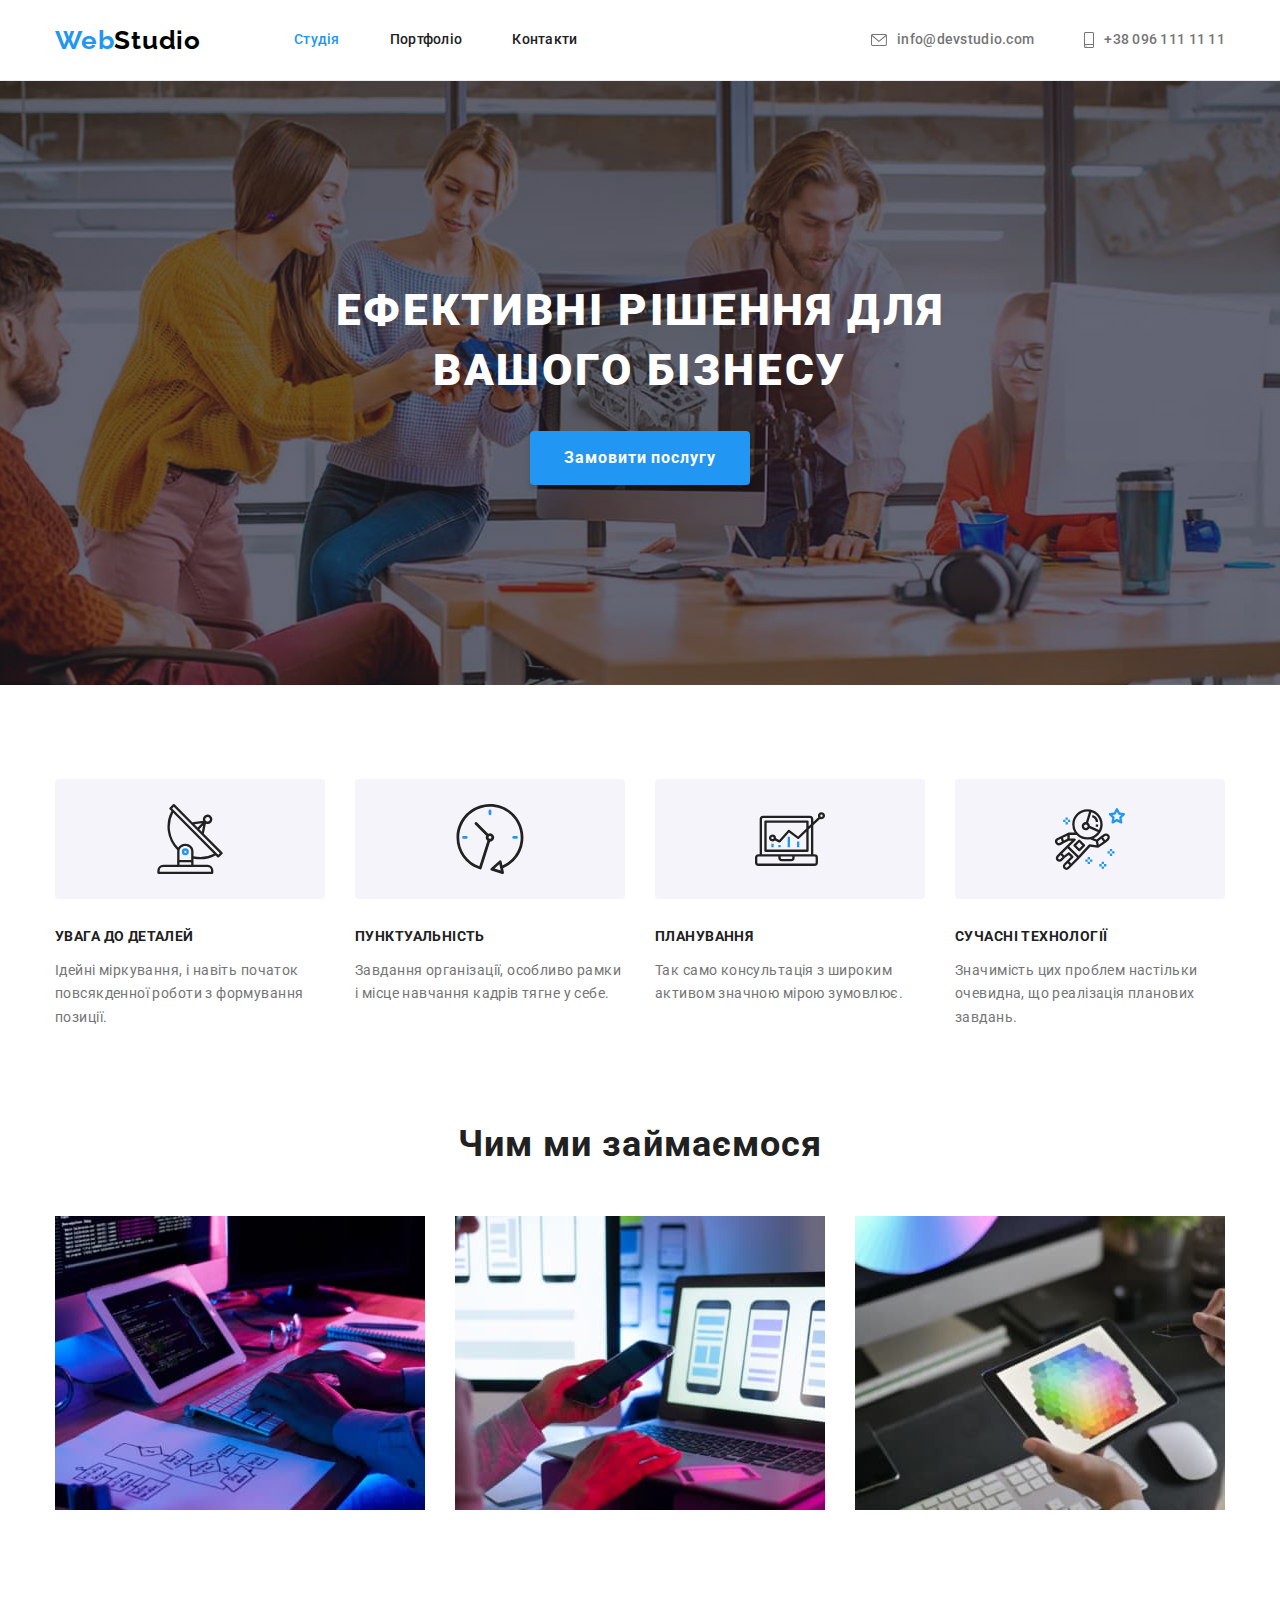
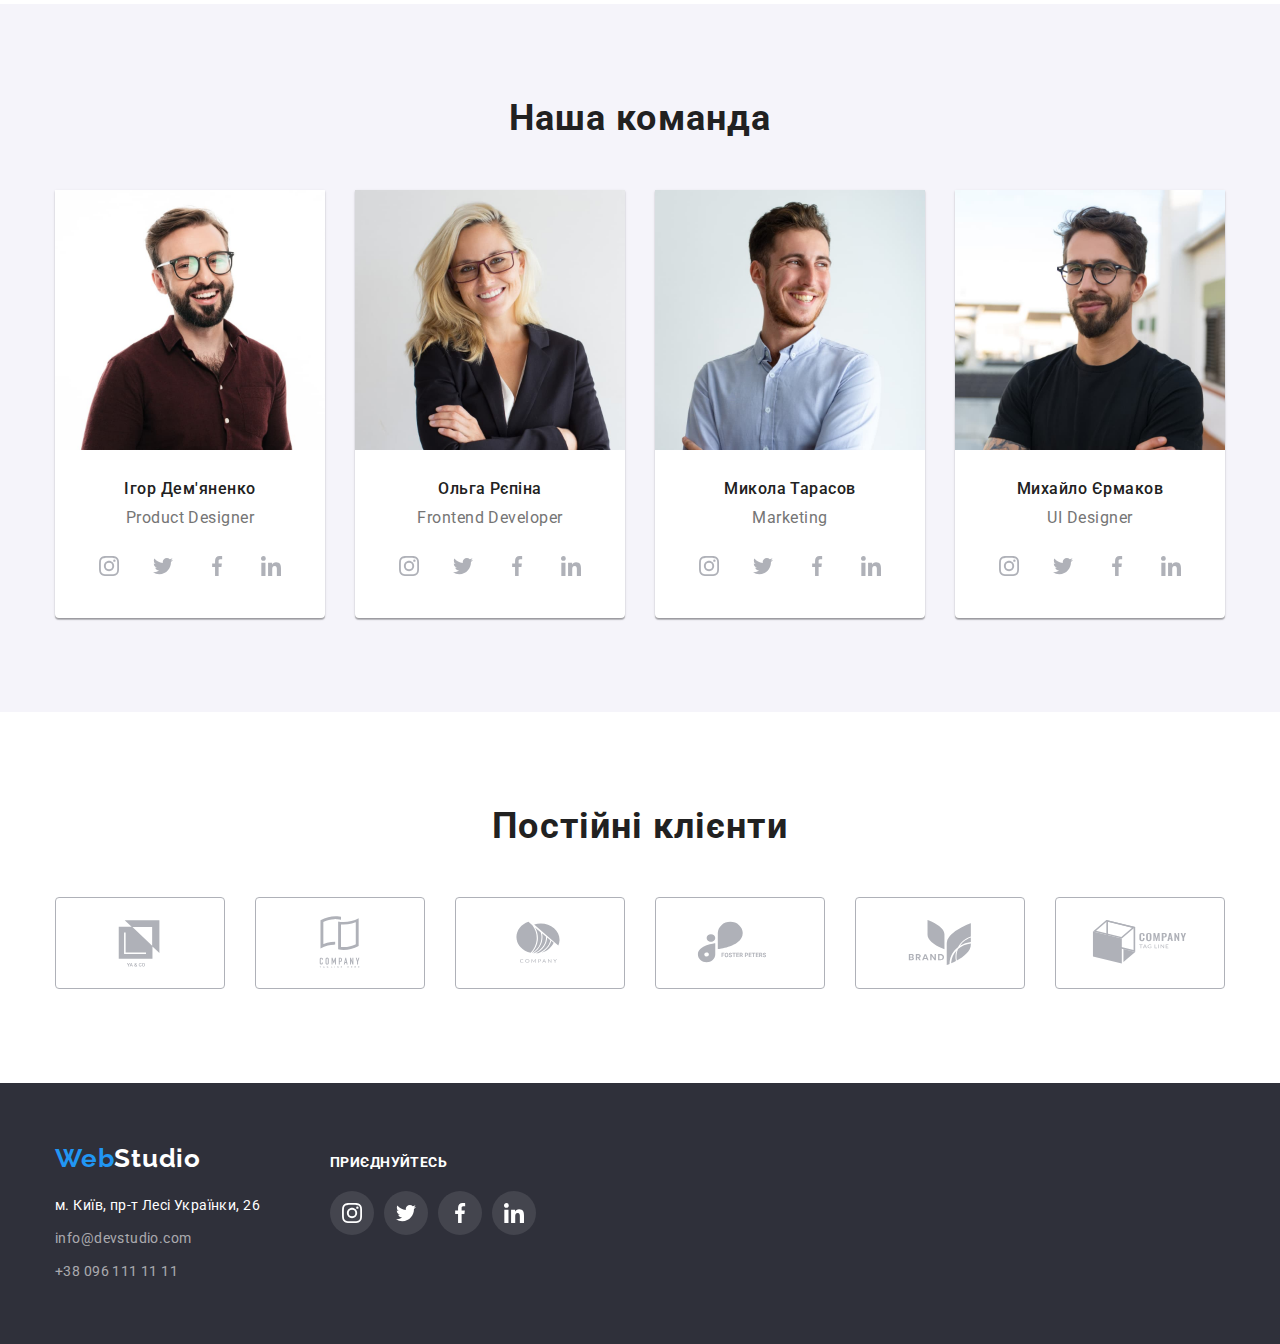
<file: index.html>
<!DOCTYPE html>
<html lang="uk">
    <head>
        <meta charset="UTF-8" />
        <meta http-equiv="X-UA-Compatible" content="IE=edge" />
        <meta name="viewport" content="width=device-width, initial-scale=1.0" />
        <title>Студія</title>
        <link rel="preconnect" href="https://fonts.googleapis.com" />
        <link rel="preconnect" href="https://fonts.gstatic.com" crossorigin />
        <link
            href="https://fonts.googleapis.com/css2?family=Raleway:wght@700&family=Roboto:wght@400;500;700;900&display=swap"
            rel="stylesheet"
        />
        <link
            rel="stylesheet"
            href="https://cdnjs.cloudflare.com/ajax/libs/modern-normalize/1.1.0/modern-normalize.min.css"
        />
        <link rel="stylesheet" href="./css/styles.css" />
    </head>

    <body>
        <!-- Шапка -->
        <header>
            <div class="container container-header">
                <a href="" class="logo"
                    ><span class="logo-first">Web</span>Studio</a
                >
                <nav>
                    <ul class="list container-navigation">
                        <li class="header-list">
                            <a href="./index.html" class="list-nav current"
                                >Студія</a
                            >
                        </li>
                        <li class="header-list">
                            <a href="./portfolio.html" class="list-nav"
                                >Портфоліо</a
                            >
                        </li>
                        <li class="header-list">
                            <a href="" class="list-nav">Контакти</a>
                        </li>
                    </ul>
                </nav>
                <ul class="list container-contacts">
                    <li class="header-list">
                        <a
                            href="mailto:info@devstudio.com"
                            class="header-contacts"
                            ><svg class="header-items" width="16" height="12">
                                <use
                                    href="./img/icons.svg#icon-envelope"
                                ></use></svg
                            >info@devstudio.com
                        </a>
                    </li>
                    <li class="header-list">
                        <a href="tel:+380961111111" class="header-contacts"
                            ><svg class="header-items" width="10" height="16">
                                <use
                                    href="./img/icons.svg#icon-smartphone"
                                ></use></svg
                            >+38 096 111 11 11
                        </a>
                    </li>
                </ul>
            </div>
        </header>

        <main>
            <!-- Герой -->
            <section class="hero">
                <h1 class="title">Ефективні рішення для вашого бізнесу</h1>
                <button type="button" class="button">Замовити послугу</button>
            </section>
            <!-- Особливості -->
            <section class="section">
                <div class="container">
                    <h2 class="visually-hidden">Особливості</h2>
                    <ul class="list container-features">
                        <li class="features">
                            <div class="container-icon-features">
                                <svg
                                    class="features-icons"
                                    width="70"
                                    height="70"
                                >
                                    <use
                                        href="./img/icons.svg#icon-antenna"
                                    ></use>
                                </svg>
                            </div>
                            <h3 class="caption-features">УВАГА ДО ДЕТАЛЕЙ</h3>
                            <p class="text-features">
                                Ідейні міркування, і навіть початок повсякденної
                                роботи з формування позиції.
                            </p>
                        </li>
                        <li class="features">
                            <div class="container-icon-features">
                                <svg
                                    class="features-icons"
                                    width="70"
                                    height="70"
                                >
                                    <use
                                        href="./img/icons.svg#icon-clock"
                                    ></use>
                                </svg>
                            </div>
                            <h3 class="caption-features">ПУНКТУАЛЬНІСТЬ</h3>
                            <p class="text-features">
                                Завдання організації, особливо рамки і місце
                                навчання кадрів тягне у себе.
                            </p>
                        </li>
                        <li class="features">
                            <div class="container-icon-features">
                                <svg
                                    class="features-icons"
                                    width="70"
                                    height="70"
                                >
                                    <use
                                        href="./img/icons.svg#icon-diagram"
                                    ></use>
                                </svg>
                            </div>
                            <h3 class="caption-features">ПЛАНУВАННЯ</h3>
                            <p class="text-features">
                                Так само консультація з широким активом значною
                                мірою зумовлює.
                            </p>
                        </li>
                        <li class="features">
                            <div class="container-icon-features">
                                <svg
                                    class="features-icons"
                                    width="70"
                                    height="70"
                                >
                                    <use
                                        href="./img/icons.svg#icon-astronaut"
                                    ></use>
                                </svg>
                            </div>
                            <h3 class="caption-features">СУЧАСНІ ТЕХНОЛОГІЇ</h3>
                            <p class="text-features">
                                Значимість цих проблем настільки очевидна, що
                                реалізація планових завдань.
                            </p>
                        </li>
                    </ul>
                </div>
            </section>
            <!-- Чим ми займаємося -->
            <section class="section no-padding">
                <div class="container">
                    <h2 class="caption">Чим ми займаємося</h2>
                    <ul class="image-container">
                        <li class="image">
                            <img
                                src="./img/box1.jpg"
                                alt="людина пише код"
                                width="370"
                                height="294"
                            />
                        </li>
                        <li class="image">
                            <img
                                src="./img/box2.jpg"
                                alt="людина створює додаток для телефона"
                                width="370"
                                height="294"
                            />
                        </li>
                        <li class="image">
                            <img
                                src="./img/box3.jpg"
                                alt="селектор кольору"
                                width="370"
                                height="294"
                            />
                        </li>
                    </ul>
                </div>
            </section>
            <!-- Наша команда -->
            <section class="bg-team section">
                <div class="container">
                    <h2 class="caption">Наша команда</h2>
                    <ul class="team-container">
                        <li class="card-team">
                            <img
                                src="./img/portret1.jpg"
                                alt="фото Product Designer"
                                width="270"
                                height="260"
                            />
                            <div class="team-text">
                                <h3 class="name-team">Ігор Дем'яненко</h3>
                                <p class="desk-team">Product Designer</p>
                                <ul class="container-soc-link">
                                    <li class="list-soc-link">
                                        <a class="team-soc-link" href="">
                                            <svg
                                                class="team-soc-icon"
                                                width="20"
                                                height="20"
                                            >
                                                <use
                                                    href="./img/icons.svg#icon-instagram"
                                                ></use>
                                            </svg>
                                        </a>
                                    </li>
                                    <li class="list-soc-link">
                                        <a class="team-soc-link" href=""
                                            ><svg
                                                class="team-soc-icon"
                                                width="20"
                                                height="20"
                                            >
                                                <use
                                                    href="./img/icons.svg#icon-twitter"
                                                ></use></svg
                                        ></a>
                                    </li>
                                    <li class="list-soc-link">
                                        <a class="team-soc-link" href=""
                                            ><svg
                                                class="team-soc-icon"
                                                width="20"
                                                height="20"
                                            >
                                                <use
                                                    href="./img/icons.svg#icon-facebook"
                                                ></use></svg
                                        ></a>
                                    </li>
                                    <li class="list-soc-link">
                                        <a class="team-soc-link" href=""
                                            ><svg
                                                class="team-soc-icon"
                                                width="20"
                                                height="20"
                                            >
                                                <use
                                                    href="./img/icons.svg#icon-linkedin"
                                                ></use></svg
                                        ></a>
                                    </li>
                                </ul>
                            </div>
                        </li>
                        <li class="card-team">
                            <img
                                src="./img/portret2.jpg"
                                alt="фото Frontend Developer"
                                width="270"
                                height="260"
                            />
                            <div class="team-text">
                                <h3 class="name-team">Ольга Рєпіна</h3>
                                <p class="desk-team">Frontend Developer</p>
                                <ul class="container-soc-link">
                                    <li class="list-soc-link">
                                        <a class="team-soc-link" href="">
                                            <svg
                                                class="team-soc-icon"
                                                width="20"
                                                height="20"
                                            >
                                                <use
                                                    href="./img/icons.svg#icon-instagram"
                                                ></use>
                                            </svg>
                                        </a>
                                    </li>
                                    <li class="list-soc-link">
                                        <a class="team-soc-link" href="">
                                            <svg
                                                class="team-soc-icon"
                                                width="20"
                                                height="20"
                                            >
                                                <use
                                                    href="./img/icons.svg#icon-twitter"
                                                ></use>
                                            </svg>
                                        </a>
                                    </li>
                                    <li class="list-soc-link">
                                        <a class="team-soc-link" href="">
                                            <svg
                                                class="team-soc-icon"
                                                width="20"
                                                height="20"
                                            >
                                                <use
                                                    href="./img/icons.svg#icon-facebook"
                                                ></use>
                                            </svg>
                                        </a>
                                    </li>
                                    <li class="list-soc-link">
                                        <a class="team-soc-link" href="">
                                            <svg
                                                class="team-soc-icon"
                                                width="20"
                                                height="20"
                                            >
                                                <use
                                                    href="./img/icons.svg#icon-linkedin"
                                                ></use>
                                            </svg>
                                        </a>
                                    </li>
                                </ul>
                            </div>
                        </li>
                        <li class="card-team">
                            <img
                                src="./img/portret3.jpg"
                                alt="фото Marketing"
                                width="270"
                                height="260"
                            />
                            <div class="team-text">
                                <h3 class="name-team">Микола Тарасов</h3>
                                <p class="desk-team">Marketing</p>
                                <ul class="container-soc-link">
                                    <li class="list-soc-link">
                                        <a class="team-soc-link" href="">
                                            <svg
                                                class="team-soc-icon"
                                                width="20"
                                                height="20"
                                            >
                                                <use
                                                    href="./img/icons.svg#icon-instagram"
                                                ></use>
                                            </svg>
                                        </a>
                                    </li>
                                    <li class="list-soc-link">
                                        <a class="team-soc-link" href="">
                                            <svg
                                                class="team-soc-icon"
                                                width="20"
                                                height="20"
                                            >
                                                <use
                                                    href="./img/icons.svg#icon-twitter"
                                                ></use>
                                            </svg>
                                        </a>
                                    </li>
                                    <li class="list-soc-link">
                                        <a class="team-soc-link" href="">
                                            <svg
                                                class="team-soc-icon"
                                                width="20"
                                                height="20"
                                            >
                                                <use
                                                    href="./img/icons.svg#icon-facebook"
                                                ></use>
                                            </svg>
                                        </a>
                                    </li>
                                    <li class="list-soc-link">
                                        <a class="team-soc-link" href="">
                                            <svg
                                                class="team-soc-icon"
                                                width="20"
                                                height="20"
                                            >
                                                <use
                                                    href="./img/icons.svg#icon-linkedin"
                                                ></use>
                                            </svg>
                                        </a>
                                    </li>
                                </ul>
                            </div>
                        </li>
                        <li class="card-team">
                            <img
                                src="./img/portret4.jpg"
                                alt="фото UI Designer"
                                width="270"
                                height="260"
                            />
                            <div class="team-text">
                                <h3 class="name-team">Михайло Єрмаков</h3>
                                <p class="desk-team">UI Designer</p>
                                <ul class="container-soc-link">
                                    <li class="list-soc-link">
                                        <a class="team-soc-link" href=""
                                            ><svg
                                                class="team-soc-icon"
                                                width="20"
                                                height="20"
                                            >
                                                <use
                                                    href="./img/icons.svg#icon-instagram"
                                                ></use></svg
                                        ></a>
                                    </li>
                                    <li class="list-soc-link">
                                        <a class="team-soc-link" href="">
                                            <svg
                                                class="team-soc-icon"
                                                width="20"
                                                height="20"
                                            >
                                                <use
                                                    href="./img/icons.svg#icon-twitter"
                                                ></use>
                                            </svg>
                                        </a>
                                    </li>
                                    <li class="list-soc-link">
                                        <a class="team-soc-link" href="">
                                            <svg
                                                class="team-soc-icon"
                                                width="20"
                                                height="20"
                                            >
                                                <use
                                                    href="./img/icons.svg#icon-facebook"
                                                ></use>
                                            </svg>
                                        </a>
                                    </li>
                                    <li class="list-soc-link">
                                        <a class="team-soc-link" href="">
                                            <svg
                                                class="team-soc-icon"
                                                width="20"
                                                height="20"
                                            >
                                                <use
                                                    href="./img/icons.svg#icon-linkedin"
                                                ></use>
                                            </svg>
                                        </a>
                                    </li>
                                </ul>
                            </div>
                        </li>
                    </ul>
                </div>
            </section>

            <!-- Постійні клієнти -->
            <section class="section">
                <h2 class="caption">Постійні клієнти</h2>
                <div class="container">
                    <ul class="clients">
                        <li class="list-clients">
                            <a href="" class="logo-clients">
                                <svg
                                    class="logo-clients-item"
                                    width="106"
                                    height="60"
                                >
                                    <use href="./img/icons.svg#icon-Logo"></use>
                                </svg>
                            </a>
                        </li>
                        <li class="list-clients">
                            <a href="" class="logo-clients">
                                <svg
                                    class="logo-clients-item"
                                    width="106"
                                    height="60"
                                >
                                    <use
                                        href="./img/icons.svg#icon-Logo2"
                                    ></use>
                                </svg>
                            </a>
                        </li>
                        <li class="list-clients">
                            <a href="" class="logo-clients">
                                <svg
                                    class="logo-clients-item"
                                    width="106"
                                    height="60"
                                >
                                    <use
                                        href="./img/icons.svg#icon-Logo3"
                                    ></use>
                                </svg>
                            </a>
                        </li>
                        <li class="list-clients">
                            <a href="" class="logo-clients">
                                <svg
                                    class="logo-clients-item"
                                    width="106"
                                    height="60"
                                >
                                    <use
                                        href="./img/icons.svg#icon-Logo4"
                                    ></use>
                                </svg>
                            </a>
                        </li>
                        <li class="list-clients">
                            <a href="" class="logo-clients">
                                <svg
                                    class="logo-clients-item"
                                    width="106"
                                    height="60"
                                >
                                    <use
                                        href="./img/icons.svg#icon-Logo5"
                                    ></use>
                                </svg>
                            </a>
                        </li>
                        <li class="list-clients">
                            <a href="" class="logo-clients">
                                <svg
                                    class="logo-clients-item"
                                    width="106"
                                    height="60"
                                >
                                    <use
                                        href="./img/icons.svg#icon-Logo6"
                                    ></use></svg
                            ></a>
                        </li>
                    </ul>
                </div>
            </section>
        </main>

        <!-- Підвал -->
        <footer class="bg-footer">
            <div class="container footer-general-container">
                <div class="adress-container">
                    <a href="" class="logo-footer"
                        ><span class="logo-first">Web</span
                        ><span class="logo-second">Studio</span></a
                    >
                    <address>
                        <ul class="footer-container">
                            <li class="list-footer">
                                <a
                                    href="https://goo.gl/maps/EUFR8AD1wJdvJYkh8"
                                    target="_blank"
                                    rel="noopener noreferrer nofollow"
                                    class="footer-adress"
                                    >м. Київ, пр-т Лесі Українки, 26</a
                                >
                            </li>
                            <li class="list-footer">
                                <a
                                    href="mailto:info@devstudio.com"
                                    class="footer-contacts"
                                    >info@devstudio.com</a
                                >
                            </li>
                            <li class="list-footer">
                                <a
                                    href="tel:+380961111111"
                                    class="footer-contacts"
                                    >+38 096 111 11 11</a
                                >
                            </li>
                        </ul>
                    </address>
                </div>
                <div class="connect-container">
                    <h3 class="connect-caption">приєднуйтесь</h3>
                    <ul class="list-footer container-connect-item">
                        <li>
                            <a href="" class="connect-link">
                                <svg
                                    class="connect-item"
                                    width="20"
                                    height="20"
                                >
                                    <use
                                        href="./img/icons.svg#icon-instagram"
                                    ></use>
                                </svg>
                            </a>
                        </li>
                        <li>
                            <a href="" class="connect-link">
                                <svg
                                    class="connect-item"
                                    width="20"
                                    height="20"
                                >
                                    <use
                                        href="./img/icons.svg#icon-twitter"
                                    ></use>
                                </svg>
                            </a>
                        </li>
                        <li>
                            <a href="" class="connect-link">
                                <svg
                                    class="connect-item"
                                    width="20"
                                    height="20"
                                >
                                    <use
                                        href="./img/icons.svg#icon-facebook"
                                    ></use>
                                </svg>
                            </a>
                        </li>
                        <li>
                            <a href="" class="connect-link">
                                <svg
                                    class="connect-item"
                                    width="20"
                                    height="20"
                                >
                                    <use
                                        href="./img/icons.svg#icon-linkedin"
                                    ></use>
                                </svg>
                            </a>
                        </li>
                    </ul>
                </div>
            </div>
        </footer>
    </body>
</html>
</file>
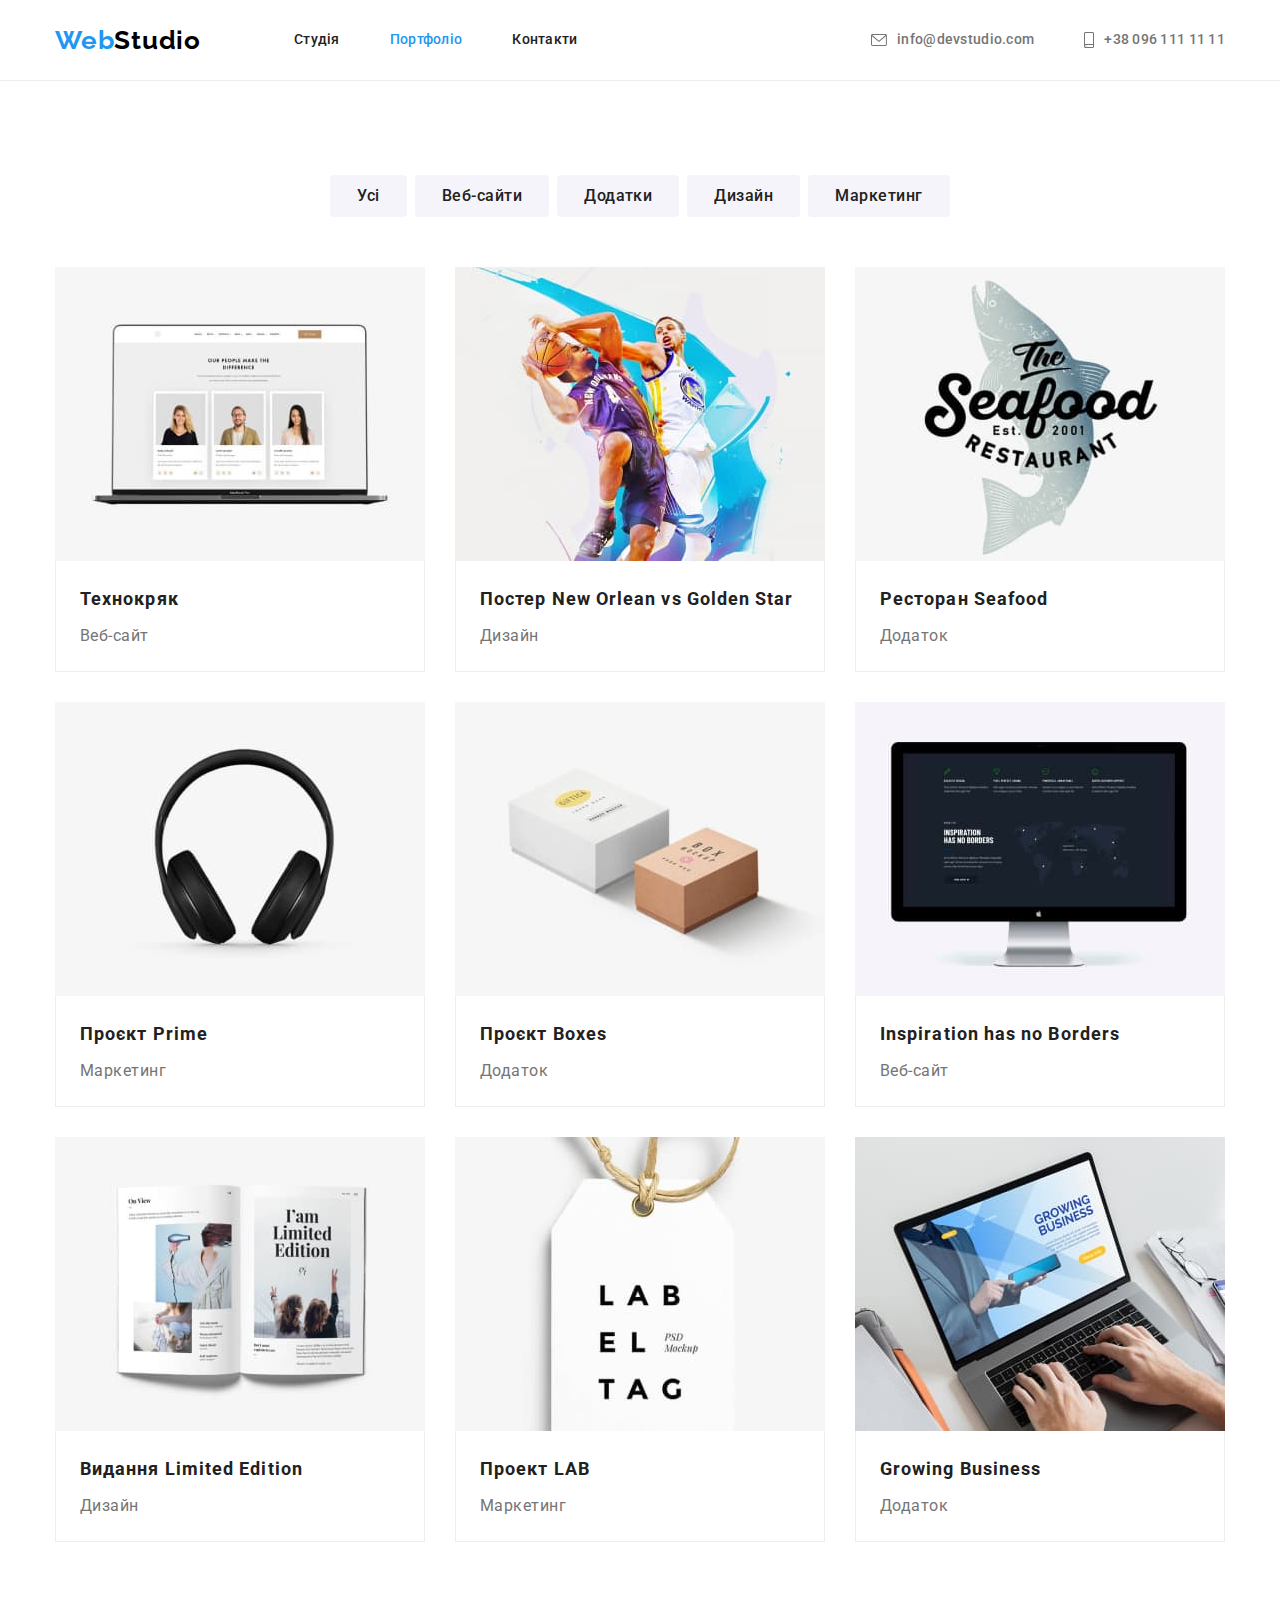
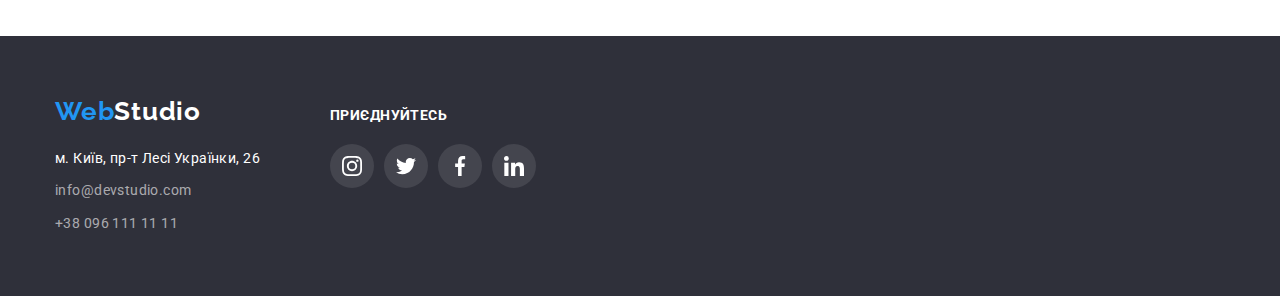
<file: portfolio.html>
<!DOCTYPE html>
<html lang="uk">
    <head>
        <meta charset="UTF-8" />
        <meta http-equiv="X-UA-Compatible" content="IE=edge" />
        <meta name="viewport" content="width=device-width, initial-scale=1.0" />
        <title>Portfolio</title>
        <link rel="preconnect" href="https://fonts.googleapis.com" />
        <link rel="preconnect" href="https://fonts.gstatic.com" crossorigin />
        <link
            href="https://fonts.googleapis.com/css2?family=Raleway:wght@700&family=Roboto:wght@400;500;700&display=swap"
            rel="stylesheet"
        />
        <link
            rel="stylesheet"
            href="https://cdnjs.cloudflare.com/ajax/libs/modern-normalize/1.1.0/modern-normalize.min.css"
        />
        <link rel="stylesheet" href="./css/styles.css" />
    </head>

    <body>
        <!-- Шапка -->
        <header>
            <div class="container container-header">
                <a href="" class="logo"
                    ><span class="logo-first">Web</span>Studio</a
                >
                <nav>
                    <ul class="list container-navigation">
                        <li class="header-list">
                            <a href="./index.html" class="list-nav"
                                >Студія</a
                            >
                        </li>
                        <li class="header-list">
                            <a href="./portfolio.html" class="list-nav current"
                                >Портфоліо</a
                            >
                        </li>
                        <li class="header-list">
                            <a href="" class="list-nav">Контакти</a>
                        </li>
                    </ul>
                </nav>
                <ul class="list container-contacts">
                    <li class="header-list">
                        <a
                            href="mailto:info@devstudio.com"
                            class="header-contacts"
                            ><svg class="header-items" width="16" height="12">
                                <use
                                    href="./img/icons.svg#icon-envelope"
                                ></use></svg
                            >info@devstudio.com
                        </a>
                    </li>
                    <li class="header-list">
                        <a href="tel:+380961111111" class="header-contacts"
                            ><svg class="header-items" width="10" height="16">
                                <use
                                    href="./img/icons.svg#icon-smartphone"
                                ></use></svg
                            >+38 096 111 11 11
                        </a>
                    </li>
                </ul>
            </div>
        </header>

        <main>
            <!-- Фільтр -->
            <section class="section">
                <div class="container">
                    <h1 class="visually-hidden">Portfolio</h1>
                    <ul class="list list-filtres">
                        <li class="filtres">
                            <button
                                type="button"
                                class="bg-filtres text-filtres"
                            >
                                Усі
                            </button>
                        </li>
                        <li class="filtres">
                            <button
                                type="button"
                                class="bg-filtres text-filtres"
                            >
                                Веб-сайти
                            </button>
                        </li>
                        <li class="filtres">
                            <button
                                type="button"
                                class="bg-filtres text-filtres"
                            >
                                Додатки
                            </button>
                        </li>
                        <li class="filtres">
                            <button
                                type="button"
                                class="bg-filtres text-filtres"
                            >
                                Дизайн
                            </button>
                        </li>
                        <li class="filtres">
                            <button
                                type="button"
                                class="bg-filtres text-filtres"
                            >
                                Маркетинг
                            </button>
                        </li>
                    </ul>

                    <!-- Проекти -->
                    <ul class="list projects-container">
                        <li class="projects">
                            <a href="" class="projects-link">
                                <img
                                    src="./img/portfolio1.jpg"
                                    alt="екран ноутбука"
                                    width="370"
                                    height="294"
                                />
                                <div class="projects-text">
                                    <h2 class="caption-projects">Технокряк</h2>
                                    <p class="desk-projects">Веб-сайт</p>
                                </div>
                            </a>
                        </li>
                        <li class="projects">
                            <a href="" class="projects-link">
                                <img
                                    src="./img/portfolio2.jpg"
                                    alt="баскетбол"
                                    width="370"
                                    height="294"
                                />
                                <div class="projects-text">
                                    <h2 class="caption-projects">
                                        Постер New Orlean vs Golden Star
                                    </h2>
                                    <p class="desk-projects">Дизайн</p>
                                </div>
                            </a>
                        </li>
                        <li class="projects">
                            <a href="" class="projects-link">
                                <img
                                    src="./img/portfolio3.jpg"
                                    alt="логотип ресторану"
                                    width="370"
                                    height="294"
                                />
                                <div class="projects-text">
                                    <h2 class="caption-projects">
                                        Ресторан Seafood
                                    </h2>
                                    <p class="desk-projects">Додаток</p>
                                </div>
                            </a>
                        </li>
                        <li class="projects">
                            <a href="" class="projects-link">
                                <img
                                    src="./img/portfolio4.jpg"
                                    alt="навушники"
                                    width="370"
                                    height="294"
                                />
                                <div class="projects-text">
                                    <h2 class="caption-projects">
                                        Проєкт Prime
                                    </h2>
                                    <p class="desk-projects">Маркетинг</p>
                                </div>
                            </a>
                        </li>
                        <li class="projects">
                            <a href="" class="projects-link">
                                <img
                                    src="./img/portfolio5.jpg"
                                    alt="дві коробки"
                                    width="370"
                                    height="294"
                                />
                                <div class="projects-text">
                                    <h2 class="caption-projects">
                                        Проєкт Boxes
                                    </h2>
                                    <p class="desk-projects">Додаток</p>
                                </div>
                            </a>
                        </li>
                        <li class="projects">
                            <a href="" class="projects-link">
                                <img
                                    src="./img/portfolio6.jpg"
                                    alt="монітор"
                                    width="370"
                                    height="294"
                                />
                                <div class="projects-text">
                                    <h2 class="caption-projects">
                                        Inspiration has no Borders
                                    </h2>
                                    <p class="desk-projects">Веб-сайт</p>
                                </div>
                            </a>
                        </li>
                        <li class="projects">
                            <a href="" class="projects-link">
                                <img
                                    src="./img/portfolio7.jpg"
                                    alt="розкрита книга"
                                    width="370"
                                    height="294"
                                />
                                <div class="projects-text">
                                    <h2 class="caption-projects">
                                        Видання Limited Edition
                                    </h2>
                                    <p class="desk-projects">Дизайн</p>
                                </div>
                            </a>
                        </li>
                        <li class="projects">
                            <a href="" class="projects-link">
                                <img
                                    src="./img/portfolio8.jpg"
                                    alt="лейба"
                                    width="370"
                                    height="294"
                                />
                                <div class="projects-text">
                                    <h2 class="caption-projects">Проект LAB</h2>
                                    <p class="desk-projects">Маркетинг</p>
                                </div>
                            </a>
                        </li>
                        <li class="projects">
                            <a href="" class="projects-link">
                                <img
                                    src="./img/portfolio9.jpg"
                                    alt="людина печатає"
                                    width="370"
                                    height="294"
                                />
                                <div class="projects-text">
                                    <h2 class="caption-projects">
                                        Growing Business
                                    </h2>
                                    <p class="desk-projects">Додаток</p>
                                </div>
                            </a>
                        </li>
                    </ul>
                </div>
            </section>
        </main>

        <!-- Підвал -->
        <footer class="bg-footer">
            <div class="container footer-general-container">
                <div class="adress-container">
                    <a href="" class="logo-footer"
                        ><span class="logo-first">Web</span
                        ><span class="logo-second">Studio</span></a
                    >
                    <address>
                        <ul class="footer-container">
                            <li class="list-footer">
                                <a
                                    href="https://goo.gl/maps/EUFR8AD1wJdvJYkh8"
                                    target="_blank"
                                    rel="noopener noreferrer nofollow"
                                    class="footer-adress"
                                    >м. Київ, пр-т Лесі Українки, 26</a
                                >
                            </li>
                            <li class="list-footer">
                                <a
                                    href="mailto:info@devstudio.com"
                                    class="footer-contacts"
                                    >info@devstudio.com</a
                                >
                            </li>
                            <li class="list-footer">
                                <a
                                    href="tel:+380961111111"
                                    class="footer-contacts"
                                    >+38 096 111 11 11</a
                                >
                            </li>
                        </ul>
                    </address>
                </div>
                <div class="connect-container">
                    <h3 class="connect-caption">приєднуйтесь</h3>
                    <ul class="list-footer container-connect-item">
                        <li>
                            <a href="" class="connect-link">
                                <svg
                                    class="connect-item"
                                    width="20"
                                    height="20"
                                >
                                    <use
                                        href="./img/icons.svg#icon-instagram"
                                    ></use>
                                </svg>
                            </a>
                        </li>
                        <li>
                            <a href="" class="connect-link">
                                <svg
                                    class="connect-item"
                                    width="20"
                                    height="20"
                                >
                                    <use
                                        href="./img/icons.svg#icon-twitter"
                                    ></use>
                                </svg>
                            </a>
                        </li>
                        <li>
                            <a href="" class="connect-link">
                                <svg
                                    class="connect-item"
                                    width="20"
                                    height="20"
                                >
                                    <use
                                        href="./img/icons.svg#icon-facebook"
                                    ></use>
                                </svg>
                            </a>
                        </li>
                        <li>
                            <a href="" class="connect-link">
                                <svg
                                    class="connect-item"
                                    width="20"
                                    height="20"
                                >
                                    <use
                                        href="./img/icons.svg#icon-linkedin"
                                    ></use>
                                </svg>
                            </a>
                        </li>
                    </ul>
                </div>
            </div>
        </footer>
    </body>
</html>
</file>
<file: css/styles.css>
:root {
    --primary-text-color: #212121;
    --secondary-text-color: #757575;
    --third-text-color: #ffffff;
    --footer-text-color: rgba(255, 255, 255, 0.6);
    --accent-color: #2196f3;
    --black-color: #000000;
    --icons-color: #afb1b8;
    --features-color: #f5f4fa;
}
.outline {
    outline: 1px solid red;
}

/* Start Studio page */
body {
    font-family: "Roboto", sans-serif;
    color: var(--primary-text-color);
}
.container {
    width: 1200px;

    padding-left: 15px;
    padding-right: 15px;
    margin: 0 auto;
}
/* Шапка */
header {
    border-bottom: 1px solid #ececec;
}
.container-header {
    display: flex;
    align-items: center;
}
.list {
    margin: 0;
    padding: 0;
    list-style-type: none;
}
.logo {
    color: var(--black-color);
    font-family: "Raleway", sans-serif;
    font-weight: 700;
    font-size: 26px;
    line-height: 1.19;
    letter-spacing: 0.03em;
    text-decoration: none;
    margin-right: 93px;
}
.logo-first {
    color: var(--accent-color);
}
.container-navigation {
    display: flex;
}

.list-nav {
    font-weight: 500;
    font-size: 14px;
    line-height: 1.14;
    letter-spacing: 0.02em;

    display: block;
    padding-top: 32px;
    padding-bottom: 32px;

    color: var(--primary-text-color);
    text-decoration: none;
}
.header-list {
    list-style-type: none;
}
.header-list + .header-list {
    margin-left: 50px;
}

.list-nav:hover,
.list-nav:focus {
    color: var(--accent-color);
}
.list-nav.current {
    color: var(--accent-color);
}


.container-contacts {
    display: flex;
    margin-left: auto;
}

.header-contacts {
    font-weight: 500;
    font-size: 14px;
    line-height: 1.14;
    letter-spacing: 0.02em;
    text-decoration: none;

    display: flex;
    padding-top: 32px;
    padding-bottom: 32px;
    align-items: center;
    justify-content: center;
    color: var(--secondary-text-color);
}
.header-contacts:hover,
.header-contacts:focus {
    color: var(--accent-color);
}
.header-items {
    margin-right: 10px;
    fill: currentColor;
}
.header-contacts + .header-contacts {
    margin-right: 50px;
}

/* Герой */
.hero {
    max-width: 1600px;
    margin: 0 auto;
    background-color: #c4c4c4;
    text-align: center;
    padding-top: 200px;
    padding-bottom: 200px;
    background-image: linear-gradient(
            rgba(47, 48, 58, 0.4),
            rgba(47, 48, 58, 0.4)
        ),
        url(../img/hero_bg.jpg);
    background-repeat: no-repeat;
    background-position: center;
    background-size: cover;
}
.title {
    color: var(--third-text-color);
    font-weight: 900;
    font-size: 44px;
    line-height: 1.36;
    text-align: center;
    letter-spacing: 0.06em;
    text-transform: uppercase;
    width: 696px;
    margin: 0 auto;
}
.button {
    background-color: var(--accent-color);
    color: var(--third-text-color);
    font-weight: 700;
    font-size: 16px;
    line-height: 1.87;
    text-align: center;
    letter-spacing: 0.06em;
    border-color: transparent;
    border-radius: 4px;
    min-width: 216px;
    padding: 10px 32px;
    text-align: center;
    margin-top: 30px;
    box-shadow: 0px 4px 4px rgba(0, 0, 0, 0.15);
}
.button:hover,
.button:focus {
    background-color: #188ce8;
    color: var(--third-text-color);
}

/* Особливості */
.section {
    padding-top: 94px;
    padding-bottom: 94px;
}
.section.no-padding {
    padding-top: 0;
}
.container-features {
    display: flex;
}

.features {
    list-style-type: none;
    flex-basis: 270px;
}
.features + .features {
    margin-left: 30px;
}
.container-icon-features {
    margin-bottom: 30px;
    width: 270px;
    height: 120px;
    border-radius: 4px;
    display: flex;
    align-items: center;
    justify-content: center;
    background-color: var(--features-color);
}
.caption-features {
    color: var(--primary-text-color);
    font-weight: 700;
    font-size: 14px;
    line-height: 1.14;
    letter-spacing: 0.03em;
    text-transform: uppercase;
    margin-top: 0;
    margin-bottom: 10;
}
.text-features {
    color: var(--secondary-text-color);
    font-size: 14px;
    line-height: 1.71;
    letter-spacing: 0.03em;
    margin: 0;
}

/* Чим ми займаємося  */
img {
    display: block;
    max-width: 100%;
    height: auto;
}
.caption {
    color: var(--primary-text-color);
    font-weight: 700;
    font-size: 36px;
    line-height: 1.16;
    text-align: center;
    letter-spacing: 0.03em;
    margin-top: 0;
    margin-bottom: 50px;
}
.image-container {
    display: flex;
    gap: 30px;
    padding: 0;
    margin: 0;
}
.image {
    list-style-type: none;
}

/* Наша команда */
.bg-team {
    background-color: #f5f4fa;
}
.card-team {
    background-color: var(--third-text-color);
    list-style-type: none;
    width: 270px;
    width: calc((100% - 90px) / 4);
    box-shadow: 0px 1px 3px rgba(0, 0, 0, 0.12), 0px 1px 1px rgba(0, 0, 0, 0.14),
        0px 2px 1px rgba(0, 0, 0, 0.2);
    border-radius: 0px 0px 4px 4px;
}
.team-container {
    display: flex;
    gap: 30px;
    padding-right: 0;
    padding-left: 0;
    margin: 0;
}
.team-text {
    padding: 30px 10px;
}
.name-team {
    color: var(--primary-text-color);
    font-weight: 500;
    font-size: 16px;
    line-height: 1.18;
    text-align: center;
    letter-spacing: 0.03em;
    margin: 0;
    margin-bottom: 10px;
}
.desk-team {
    color: var(--secondary-text-color);
    font-size: 16px;
    line-height: 1.18;
    text-align: center;
    letter-spacing: 0.03em;
    margin: 0;
    margin-bottom: 16px;
}
.container-soc-link {
    display: flex;
    justify-content: center;
    gap: 10px;
    padding-left: 0;
}
.list-soc-link {
    list-style-type: none;
}
.team-soc-link {
    width: 44px;
    height: 44px;
    border-radius: 50%;
    background-color: var(--third-text-color);
    display: flex;
    align-items: center;
    justify-content: center;
    color: var(--icons-color);
}
.team-soc-link:hover,
.team-soc-link:focus {
    background-color: var(--accent-color);
    color: var(--third-text-color);
}
.team-soc-icon {
    fill: currentColor;
}

/* Постійні клієнти */
.clients {
    display: flex;
    padding-left: 0;
    margin: 0;
    justify-content: center;
    align-items: center;
    gap: 30px;
}
.list-clients {
    list-style-type: none;
}

.logo-clients {
    display: flex;
    width: 170px;
    height: 92px;
    border: 1px solid;
    border-radius: 4px;
    color: var(--icons-color);
    align-items: center;
    justify-content: center;
}
.logo-clients:hover,
.logo-clients:focus {
    color: var(--accent-color);
}
.logo-clients-item {
    fill: currentColor;
}

/* Підвал */
.bg-footer {
    background-color: #2f303a;
    padding-top: 60px;
    padding-bottom: 60px;
}
.footer-general-container {
    display: flex;
    align-items: baseline;
}

.logo-footer {
    color: var(--black-color);
    font-family: "Raleway", sans-serif;
    font-weight: 700;
    font-size: 26px;
    line-height: 1.19;
    letter-spacing: 0.03em;
    text-decoration: none;
}
.logo-first {
    color: var(--accent-color);
}
.logo-second {
    color: var(--third-text-color);
}
address {
    margin-top: 20px;
}
.adress-container {
    display: block;
}
.footer-container {
    padding-left: 0;
    margin: 0;
}
.footer-adress {
    color: var(--third-text-color);
    font-style: normal;
    font-size: 14px;
    line-height: 1.71;
    letter-spacing: 0.03em;
}
.footer-adress:hover,
.footer-adress:focus {
    color: var(--accent-color);
}
.footer-contacts {
    color: var(--footer-text-color);
    font-style: normal;
    font-size: 14px;
    line-height: 1.71;
    letter-spacing: 0.03em;
    text-decoration: none;
}
.footer-contacts:hover,
.footer-contacts:focus {
    color: var(--accent-color);
}
.list-footer {
    list-style-type: none;
}
.list-footer:not(:first-child) {
    margin-top: 9px;
}
.connect-container {
    margin-left: 70px;
}
.container-connect-item {
    display: flex;
    padding-left: 0;
    gap: 10px;
}
.connect-caption {
    font-family: "Roboto";
    font-style: normal;
    font-weight: 700;
    font-size: 14px;
    line-height: 1.14;
    letter-spacing: 0.03em;
    text-transform: uppercase;
    color: var(--third-text-color);
    margin-top: 0;
    margin-bottom: 20px;
}
.connect-link {
    width: 44px;
    height: 44px;
    border-radius: 50%;
    background-color: rgba(255, 255, 255, 0.1);
    display: flex;
    align-items: center;
    justify-content: center;
    color: var(--third-text-color);
}
.connect-link:hover,
.connect-link:focus {
    background-color: var(--accent-color);
}
.connect-item {
    fill: currentColor;
}

/* Finish Studio page */

/* Start Portfolio page */
button {
    cursor: pointer;
}
/* Фільтр */
.visually-hidden {
    position: absolute;
    white-space: nowrap;
    width: 1px;
    height: 1px;
    overflow: hidden;
    border: 0;
    padding: 0;
    clip: rect(0 0 0 0);
    clip-path: inset(50%);
    margin: -1px;
}
.list-filtres {
    margin-bottom: 50px;
    display: flex;
    justify-content: center;
}
.filtres {
    list-style-type: none;
}
.filtres + .filtres {
    margin-left: 8px;
}
.bg-filtres {
    background-color: rgba(245, 244, 250, 1);
    color: var(--primary-text-color);
}
.bg-filtres:hover,
.bg-filtres:focus {
    background-color: var(--accent-color);
    color: var(--third-text-color);
    box-shadow: 0px 3px 1px rgba(0, 0, 0, 0.1), 0px 1px 2px rgba(0, 0, 0, 0.08),
        0px 2px 2px rgba(0, 0, 0, 0.12);
}
.text-filtres {
    color: var(--primary-text-color);
    font-weight: 500;
    font-size: 16px;
    font-family: inherit;
    line-height: 1.62;
    letter-spacing: 0.03em;
    border-color: transparent;
    border-radius: 4px;
    padding: 6px 25px;
}
/* Проекти */
.projects-container {
    display: flex;
    flex-wrap: wrap;
    gap: 30px;
}
.projects {
    list-style-type: none;
    width: calc((100% - 60px) / 3);
}
.projects-link {
    display: block;
}
.projects-link:hover,
.projects-link:focus {
    box-shadow: 0px 1px 1px rgba(0, 0, 0, 0.12), 0px 4px 4px rgba(0, 0, 0, 0.06),
        1px 4px 6px rgba(0, 0, 0, 0.16);
}
.projects-text {
    padding: 20px 24px;
    border-right: 1px solid #eeeeee;
    border-bottom: 1px solid #eeeeee;
    border-left: 1px solid #eeeeee;
}
.caption-projects {
    color: var(--primary-text-color);
    font-weight: 700;
    font-size: 18px;
    line-height: 2;
    letter-spacing: 0.06em;
    margin: 0;
    margin-bottom: 4px;
}
.desk-projects {
    color: var(--secondary-text-color);
    font-size: 16px;
    line-height: 1.87;
    letter-spacing: 0.03em;
    margin: 0;
}
a {
    text-decoration: none;
}

/* Finish Portfolio page */
</file>
